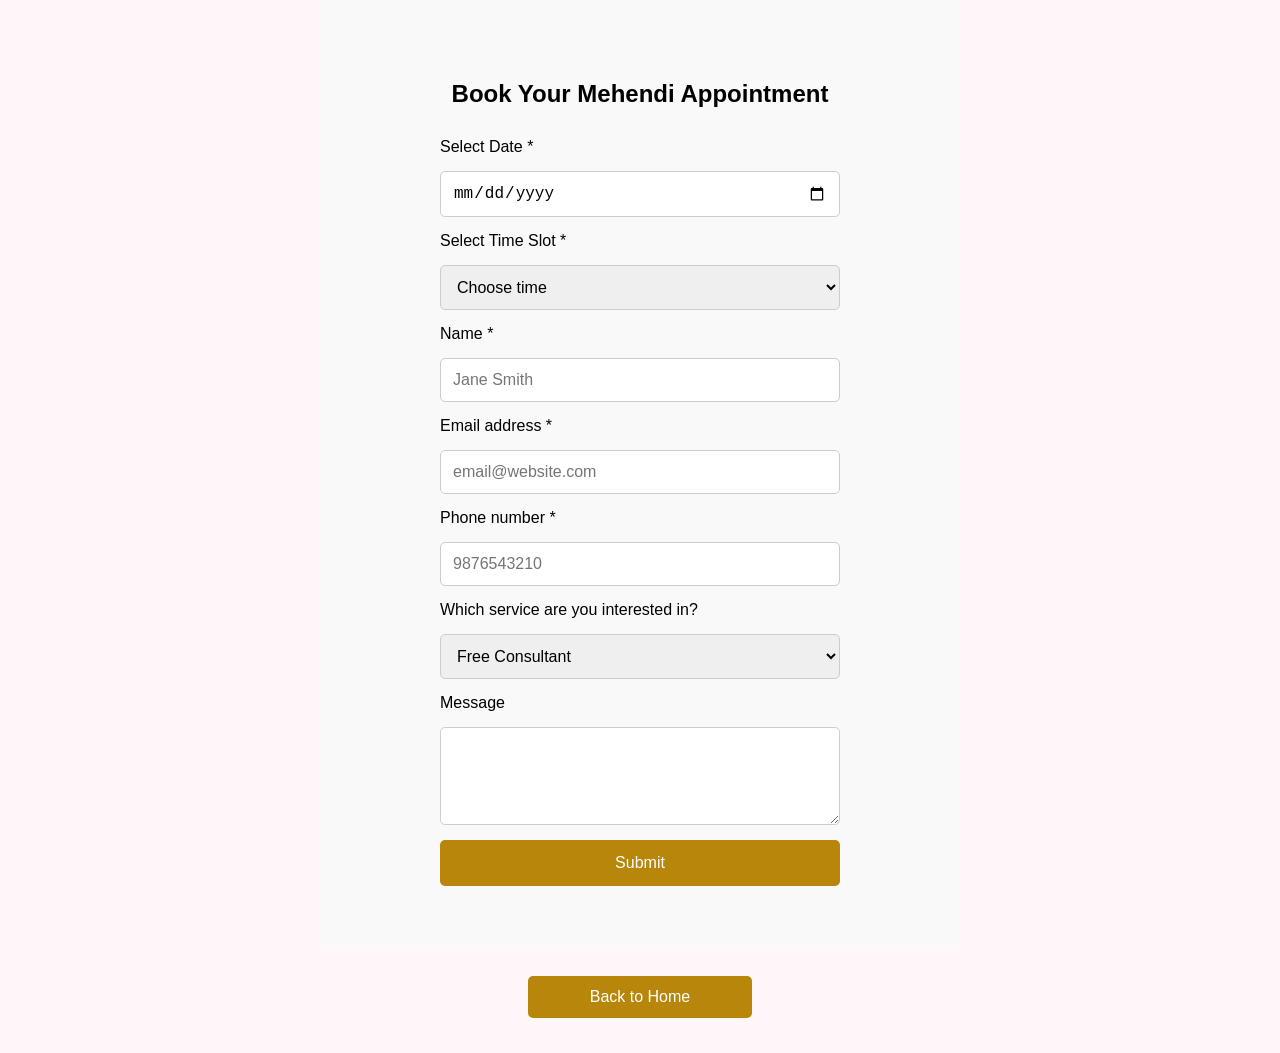
<file: booking.html>
<!DOCTYPE html>
<html>
<head>

<meta charset="UTF-8">
<meta name="viewport" content="width=device-width, initial-scale=1.0">
<title> Bookings | KS Mehendi Studio</title>

<link rel="stylesheet" href="style.css">
</head>

<style>
    
.back-btn{
display:block;
width:200px;
margin:30px auto;
text-align:center;
padding:12px;
background:#b8860b;
color:white;
text-decoration:none;
border-radius:5px;
}
</style>

<body>

<section id="booking">

<h2>Book Your Mehendi Appointment</h2>

<form id="bookingForm">

<label>Select Date *</label>
<input type="date" id="date" required>

<label>Select Time Slot *</label>
<select id="time" required>
<option value="">Choose time</option>
<option>08:00 AM</option>
<option>09:00 AM</option>
<option>10:00 AM</option>
<option>11:00 AM</option>
<option>12:00 PM</option>
<option>01:00 PM</option>
<option>02:00 PM</option>
<option>03:00 PM</option>
<option>04:00 PM</option>
<option>05:00 PM</option>
<option>06:00 PM</option>
<option>07:00 PM</option>
<option>08:00 PM</option>
<option>09:00 PM</option>
</select>

<label>Name *</label>
<input type="text" id="name" placeholder="Jane Smith" required>

<label>Email address *</label>
<input type="email" id="email" placeholder="email@website.com" required>

<label>Phone number *</label>
<input type="tel" id="phone" placeholder="9876543210" required>

<label>Which service are you interested in?</label>

<select id="service">
<option>Free Consultant</option>
<option>Henna cone order</option>
<option>Mehendi booking</option>
</select>

<label>Message</label>
<textarea id="message" rows="4"></textarea>

<button type="submit">Submit</button>

</form>

</section>

<a href="index.html" class="back-btn">Back to Home</a>

</body>
</html>
</file>
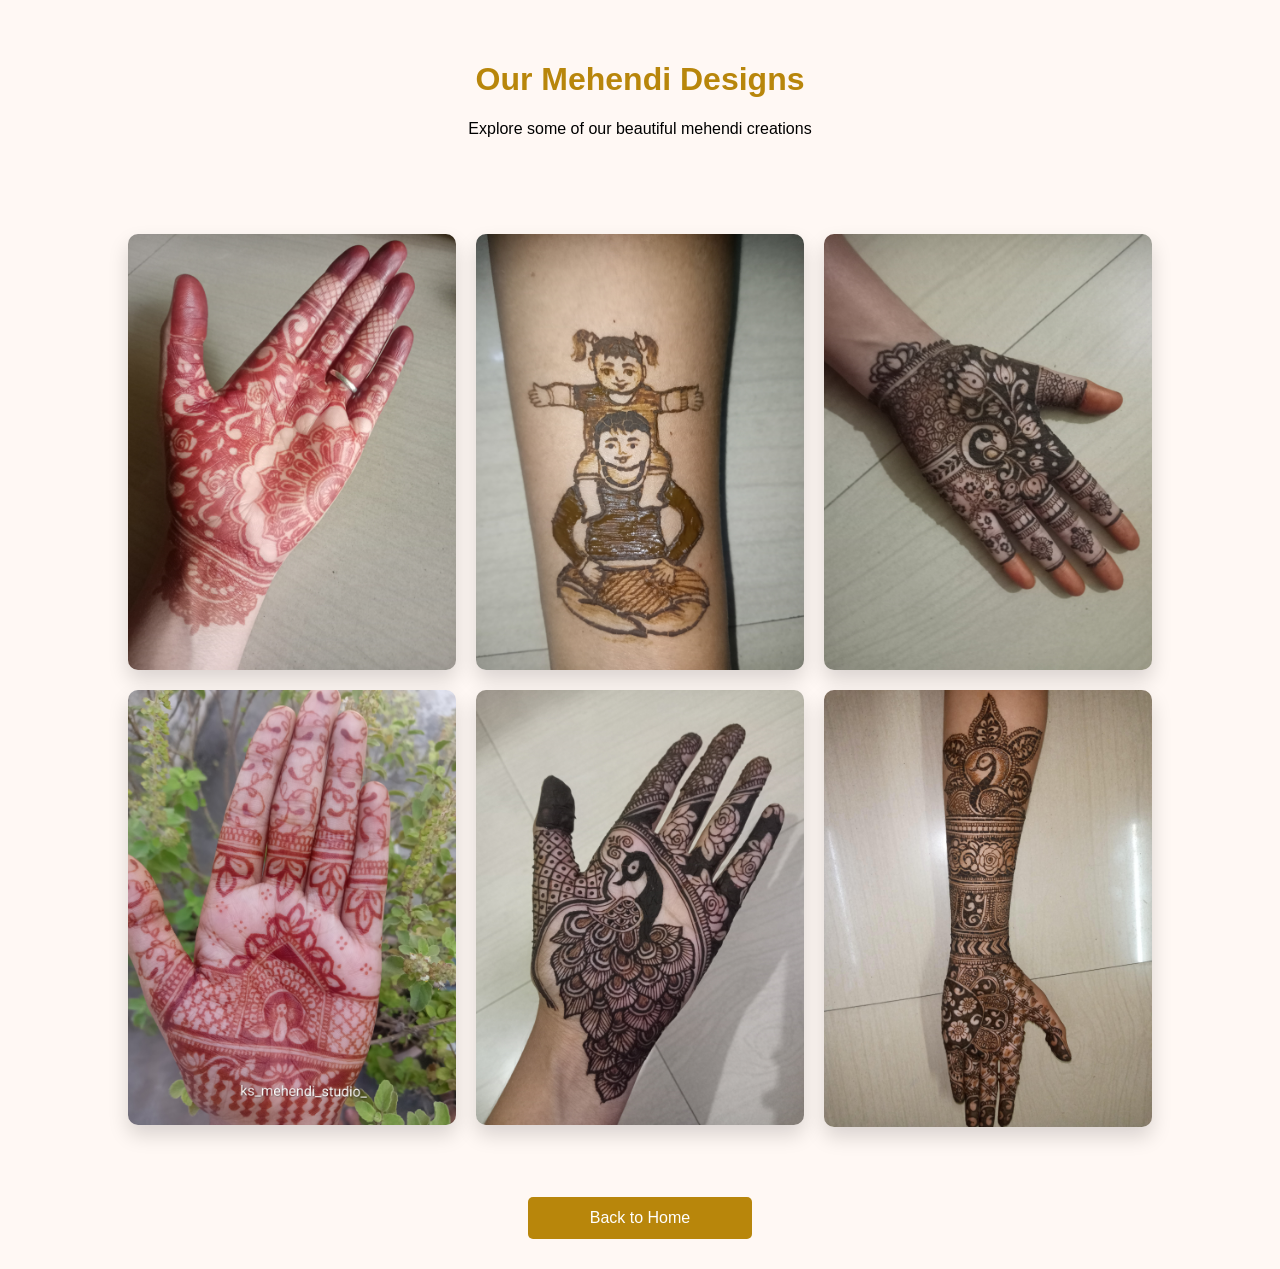
<file: designs.html>
<!DOCTYPE html>
<html>
<head>

<meta charset="UTF-8">
<meta name="viewport" content="width=device-width, initial-scale=1.0">

<title>Mehendi Designs | KS Mehendi Studio</title>

<link rel="stylesheet" href="style.css">

<style>

body{
font-family:Arial, sans-serif;
background:#fff8f4;
margin:0;
}

.design-header{
text-align:center;
padding:40px 20px;
}

.design-header h1{
color:#b8860b;
}

.design-gallery{
display:grid;
grid-template-columns:repeat(auto-fit, minmax(250px,1fr));
gap:20px;
padding:40px 10%;
}

.design-gallery img{
width:100%;
border-radius:10px;
box-shadow:0 10px 20px rgba(0,0,0,0.15);
transition:0.3s;
}

.design-gallery img:hover{
transform:scale(1.05);
}

.back-btn{
display:block;
width:200px;
margin:30px auto;
text-align:center;
padding:12px;
background:#b8860b;
color:white;
text-decoration:none;
border-radius:5px;
}

</style>

</head>

<body>

<div class="design-header">

<h1>Our Mehendi Designs</h1>

<p>Explore some of our beautiful mehendi creations</p>

</div>

<div class="design-gallery">

<img src="images/IMG20250316094810.jpg">
<img src="images/IMG20250604192216.jpg">
<img src="images/IMG20251210185729.jpg">
<img src="images/IMG20250221141049~2.jpg">
<img src="images/IMG20240511205249_01.jpg">
<img src="images/IMG-20241130-WA0035.jpg">

</div>

<a href="index.html" class="back-btn">Back to Home</a>

</body>

</html>
</file>
<file: style.css>
body{
margin:0;
font-family:Arial;
background:#fff7fa;
}

/* HEADER */

.main-header{
display:flex;
justify-content:space-between;
align-items:center;
padding:15px 8%;
background:white;
box-shadow:0 2px 10px rgba(0,0,0,0.1);
position:sticky;
top:0;
z-index:1000;
}

/* Logo Area */

.logo-area{
display:flex;
align-items:center;
gap:12px;
}

.logo{
width:50px;
height:50px;
border-radius:50%;
object-fit:cover;
border:2px solid #b8860b;
}

.logo-area h2{
font-size:22px;
color:#b8860b;
margin:0;
}

/* Navigation */

.nav-menu{
display:flex;
gap:30px;
}

.nav-menu a{
text-decoration:none;
color:#333;
font-weight:500;
position:relative;
}

/* Hover underline animation */

.nav-menu a::after{
content:"";
position:absolute;
left:0;
bottom:-5px;
width:0;
height:2px;
background:#b8860b;
transition:0.3s;
}

.nav-menu a:hover::after{
width:100%;
}

.nav-menu a:hover{
color:#b8860b;
}

nav a{
color:white;
margin:10px;
text-decoration:none;
}

.hero{
height:90vh;
background:url("images/images.jpg") center/cover no-repeat;
position:relative;
display:flex;
align-items:center;
justify-content:center;
text-align:center;
color:white;
}

.hero-overlay{
position:absolute;
top:0;
left:0;
width:100%;
height:100%;
background:rgba(0,0,0,0.45);
}

.hero-content{
position:relative;
max-width:700px;
padding:20px;
}

.hero h1{
font-size:52px;
margin-bottom:20px;
font-weight:700;
}

.hero-tagline{
font-size:20px;
letter-spacing:2px;
margin-bottom:10px;
}

.hero-subtext{
font-size:18px;
margin-bottom:30px;
}

.hero-buttons{
display:flex;
gap:15px;
justify-content:center;
flex-wrap:wrap;
}

.btn-primary{
background:#b8860b;
color:white;
padding:12px 28px;
text-decoration:none;
border-radius:6px;
font-weight:600;
}

.btn-secondary{
border:2px solid white;
padding:12px 28px;
text-decoration:none;
color:white;
border-radius:6px;
}

.btn-primary:hover{
background:#a67609;
}

.btn-secondary:hover{
background:white;
color:black;
}

.btn{
background:#c79a4b;
padding:14px 30px;
color:white;
text-decoration:none;
border-radius:30px;
}

#services{
padding:80px 10%;
background:#fffaf6;
text-align:center;
}

.service-subtitle{
margin-bottom:40px;
color:#666;
}

.services-container{
display:flex;
gap:30px;
flex-wrap:wrap;
justify-content:center;
}

.service-card{
background:white;
padding:30px;
width:280px;
border-radius:10px;
box-shadow:0 10px 20px rgba(0,0,0,0.1);
transition:0.3s;
}

.service-card:hover{
transform:translateY(-8px);
}
.service-card img{
width:100%;
height:200px;
object-fit:cover;
}

.service-card h3{
margin-bottom:10px;
color:#b8860b;
}

.service-btn{
display:inline-block;
margin-top:15px;
padding:10px 20px;
background:#b8860b;
color:white;
text-decoration:none;
border-radius:5px;
}

.gallery{
display:grid;
grid-template-columns:repeat(auto-fit,minmax(200px,1fr));
gap:20px;
padding:40px;
}

.gallery img{
width:100%;
border-radius:10px;
cursor:pointer;
}

#lightbox{
display:none;
position:fixed;
top:0;
left:0;
width:100%;
height:100%;
background:black;
justify-content:center;
align-items:center;
}

#lightbox img{
max-width:90%;
}

#instagram{
padding:60px;
text-align:center;
}

#about{
padding:80px 10%;
background:#fff8f4;
}

.about-container{
display:flex;
align-items:center;
justify-content:space-between;
gap:40px;
flex-wrap:wrap;
}

.about-text{
flex:1;
}

.about-text h4{
color:#b8860b;
margin-bottom:10px;
letter-spacing:1px;
}

.about-text h2{
font-size:32px;
margin-bottom:20px;
}

.about-text p{
margin-bottom:15px;
line-height:1.6;
}

.about-buttons{
margin-top:20px;
}

.btn{
background:#b8860b;
color:white;
padding:10px 20px;
text-decoration:none;
border-radius:5px;
margin-right:10px;
}

.btn-outline{
border:2px solid #b8860b;
padding:10px 20px;
text-decoration:none;
color:#b8860b;
border-radius:5px;
}

.about-image{
flex:1;
text-align:center;
}

.about-image img{
width:100%;
max-width:450px;
border-radius:10px;
box-shadow:0 10px 20px rgba(0,0,0,0.2);
}
.insta-btn{
display:block;
width:fit-content;
margin:20px auto;
padding:12px 25px;
background:#E1306C;
color:white;
text-decoration:none;
border-radius:6px;
text-align:center;
font-weight:600;
}

.insta-btn:hover{
background:#c72c61;
transform:scale(1.05);
transition:0.3s;
}

#booking{
padding:60px 20px;
background:#f9f9f9;
max-width:600px;
margin:auto;
}

#booking h2{
text-align:center;
margin-bottom:30px;
}

#booking form{
display:flex;
flex-direction:column;
gap:15px;
}

#booking input,
#booking textarea{
padding:12px;
border:1px solid #ccc;
border-radius:5px;
font-size:16px;
}
#booking select{
padding:12px;
border:1px solid #ccc;
border-radius:5px;
font-size:16px;
}

.services{
display:flex;
flex-direction:column;
gap:5px;
}

#booking button{
background:#b8860b;
color:white;
border:none;
padding:14px;
font-size:16px;
border-radius:5px;
cursor:pointer;
}

#booking button:hover{
background:#a91d1d;
}

form{
max-width:400px;
margin:auto;
display:flex;
flex-direction:column;
gap:15px;
}

input,textarea{
padding:12px;
border:1px solid #ccc;
}

button{
background:#c79a4b;
border:none;
padding:14px;
color:white;
}

#calendar{
padding:60px;
text-align:center;
}

#location{
padding:60px;
text-align:center;
}

.whatsapp{
position:fixed;
bottom:20px;
right:20px;
background:#25D366;
color:white;
padding:15px 20px;
border-radius:50px;
text-decoration:none;
}

.footer{

background:#e6f0d0;
padding:40px 20px;
}

.footer-container{

display:flex;
justify-content:space-around;
flex-wrap:wrap;
max-width:1200px;
margin:auto;
}

.footer-section{

width:300px;
margin-bottom:20px;
}

.footer-section h3{

margin-bottom:10px;
color:#2b1b24;
}

.footer-section p{

margin:6px 0;
color:#333;
}

.map-btn{
display:inline-block;
margin-top:10px;
padding:10px 20px;
background:#c79a4b;
color:white;
text-decoration:none;
border-radius:5px;
}

/* MOBILE RESPONSIVE */

.menu-toggle{
display:none;
font-size:28px;
cursor:pointer;
}

/* Tablet */

@media (max-width: 900px){

.hero h1{
font-size:36px;
}

.hero-tagline{
font-size:18px;
}

}

/* Mobile */

@media (max-width: 768px){

.main-header{
flex-direction:row;
}

.menu-toggle{
display:block;
}

.nav-menu{
position:absolute;
top:70px;
right:0;
background:white;
width:200px;
flex-direction:column;
gap:20px;
padding:20px;
box-shadow:0 5px 15px rgba(0,0,0,0.1);
display:none;
}

.nav-menu.active{
display:flex;
}

.hero{
height:80vh;
padding:20px;
}

.hero h1{
font-size:30px;
}

.hero-subtext{
font-size:16px;
}

.hero-buttons{
flex-direction:column;
gap:10px;
}

.design-gallery{
grid-template-columns:1fr;
}

.services-grid{
grid-template-columns:1fr;
}

.about-container{
flex-direction:column;
text-align:center;
}

.about-image img{
width:100%;
}

}

img{
max-width:100%;
height:auto;
}
</file>
